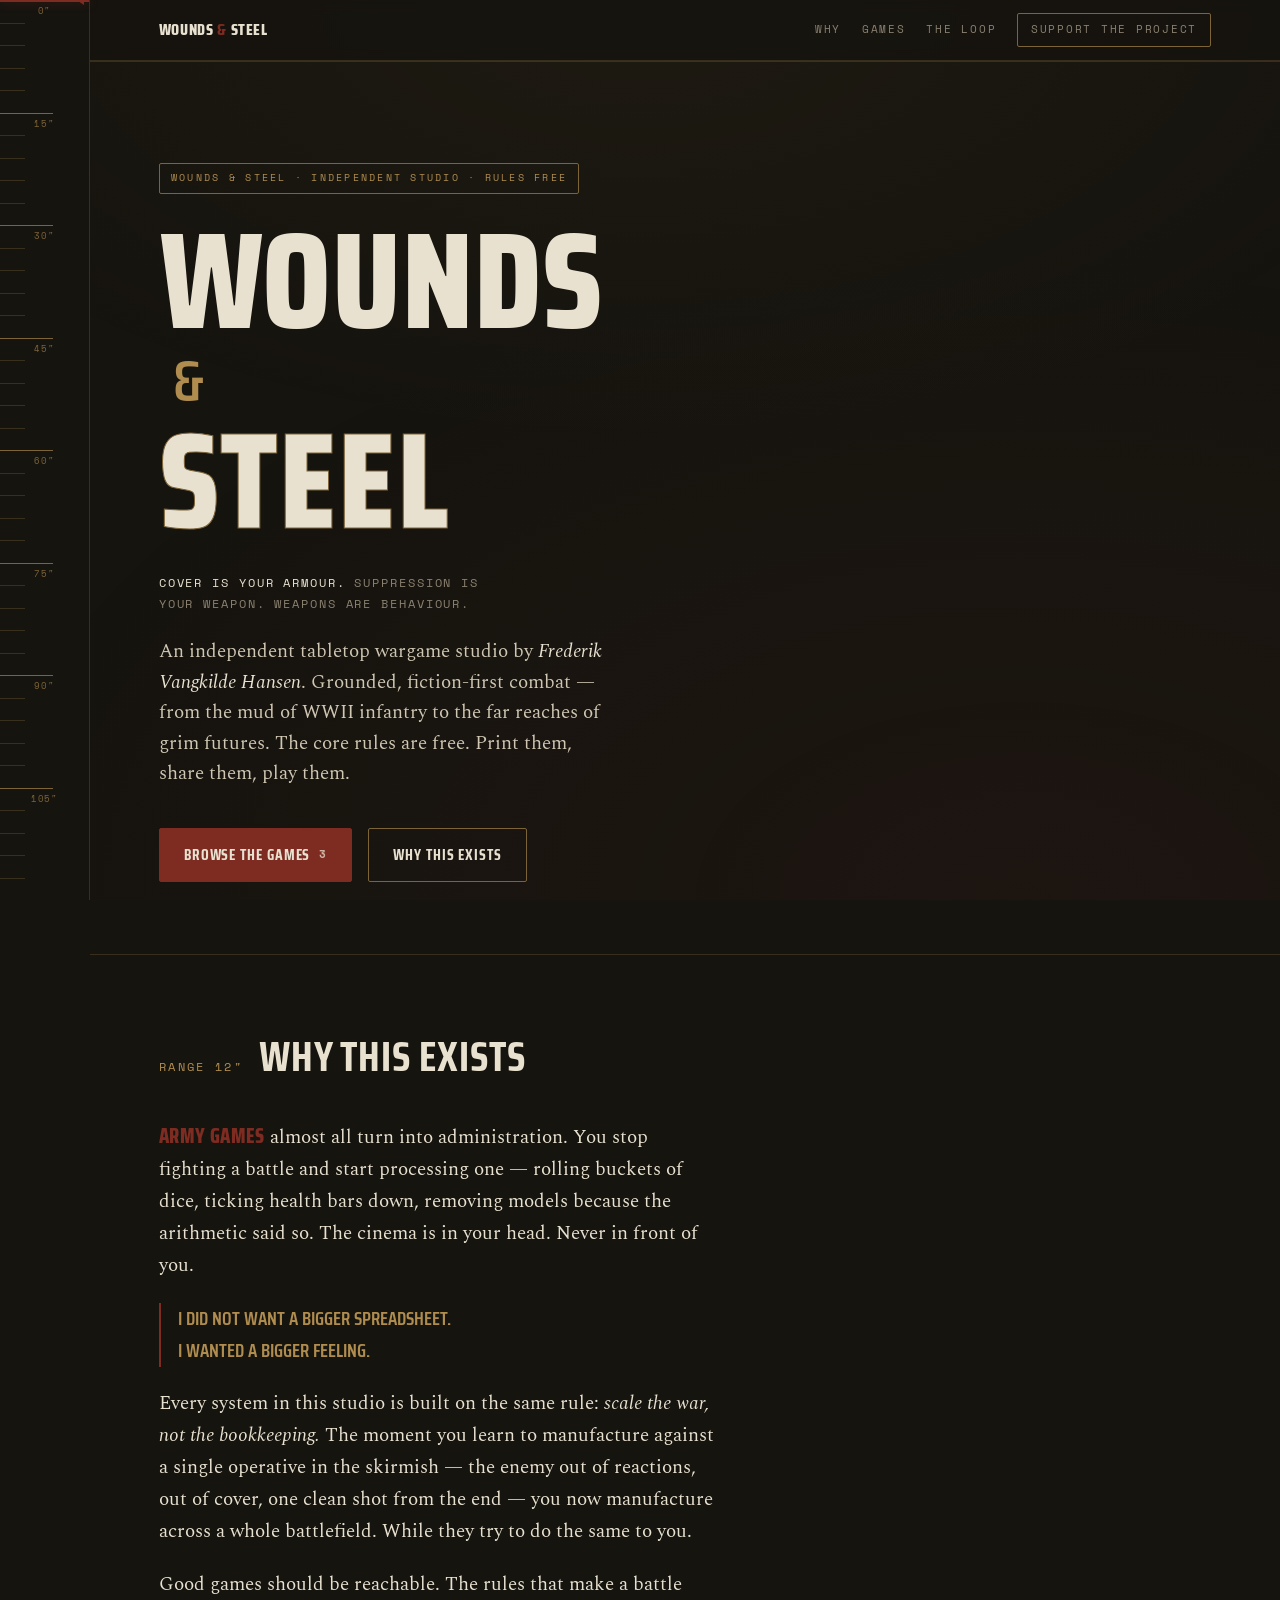
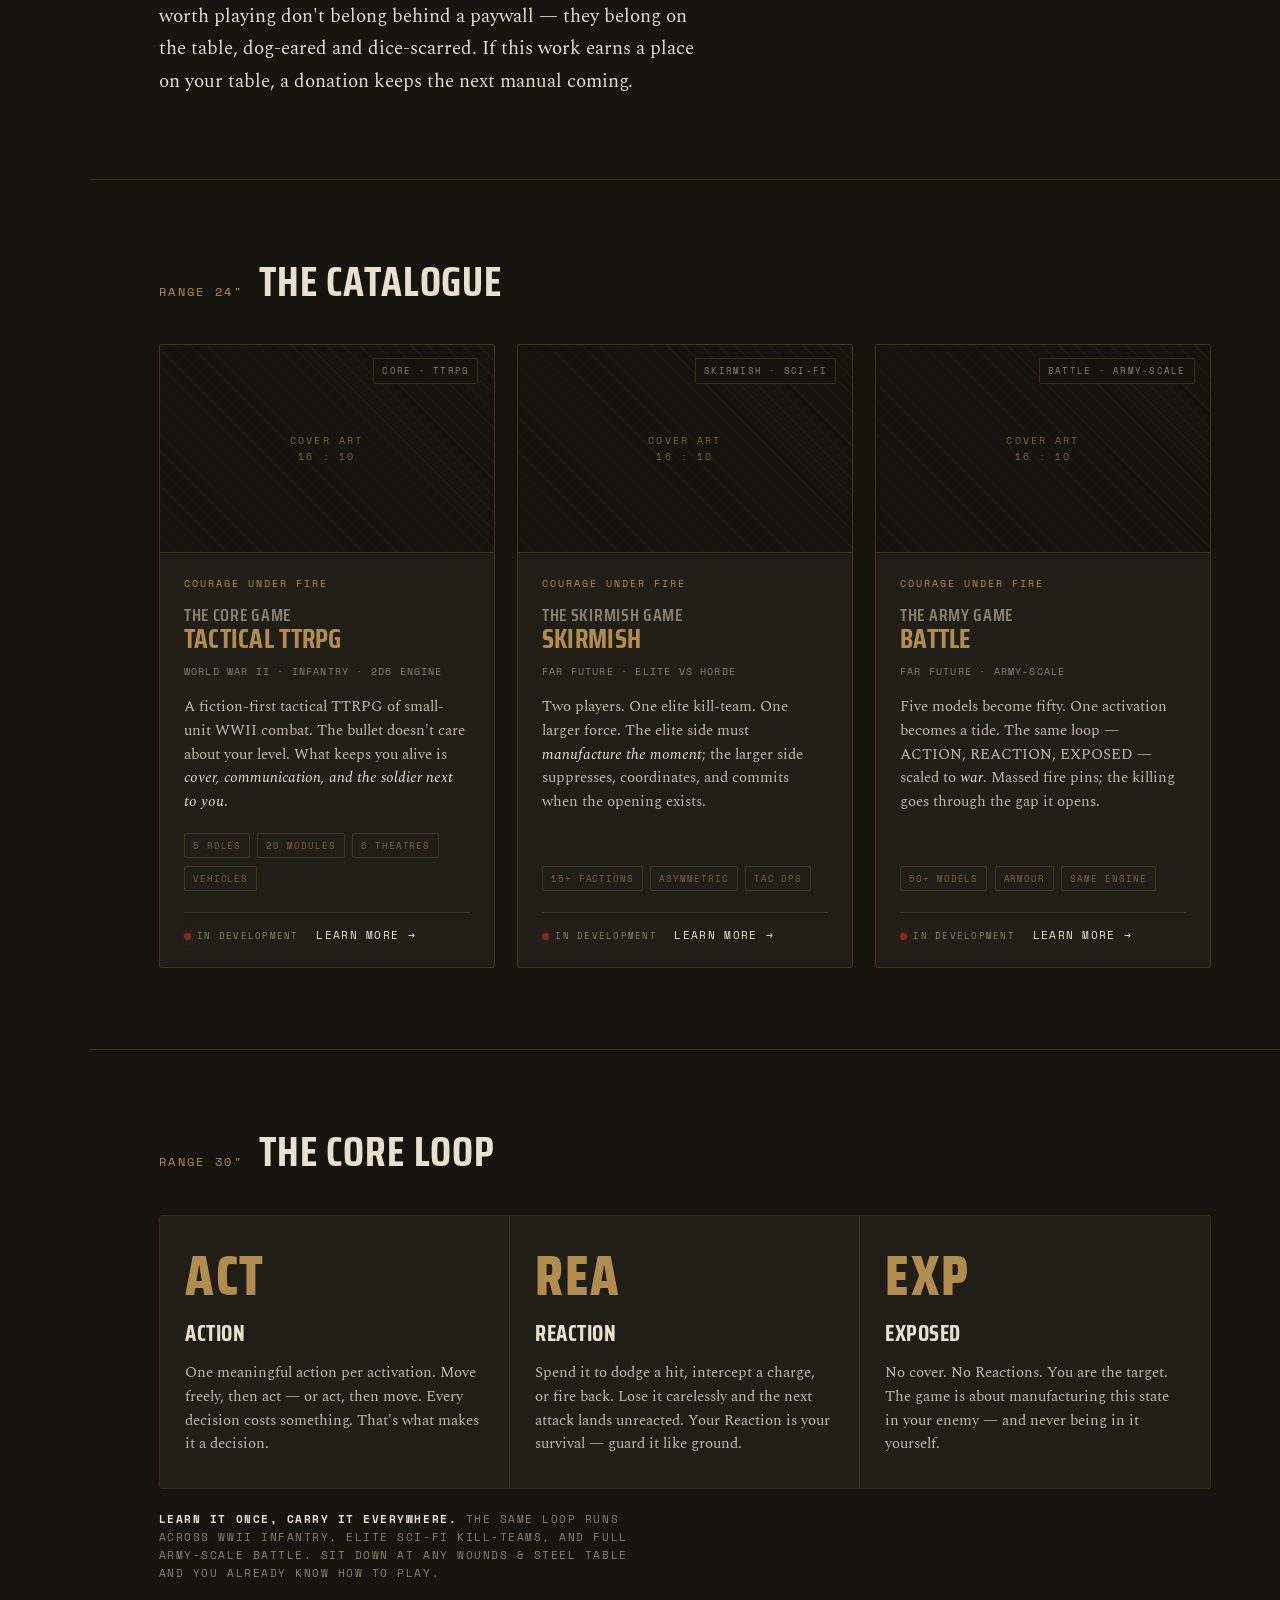
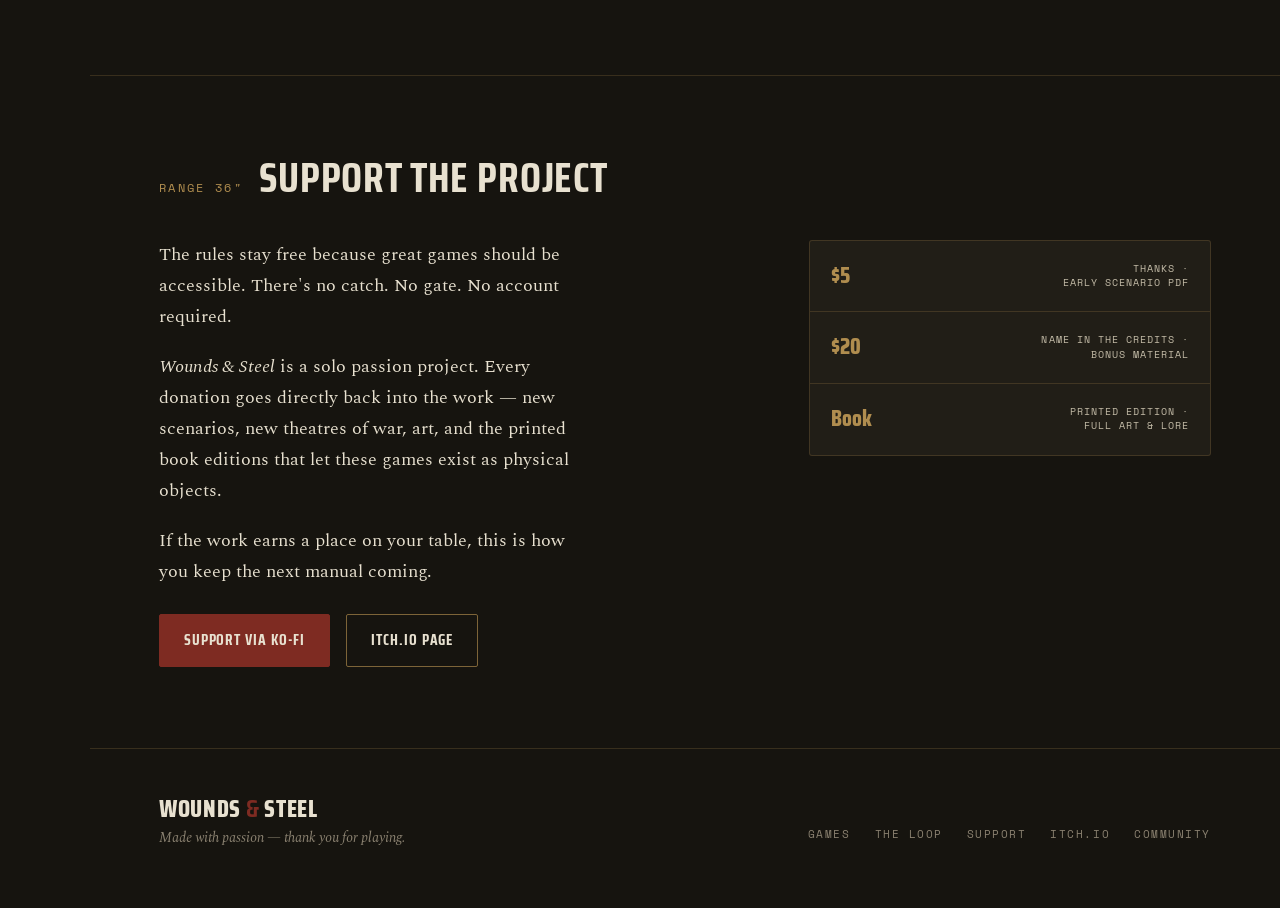
<file: index.html>
<!DOCTYPE html>
<html lang="en">
<head>
<meta charset="UTF-8">
<meta name="viewport" content="width=device-width, initial-scale=1.0">
<title>Wounds &amp; Steel — Tabletop wargames by Frederik Vangkilde Hansen</title>
<meta name="description" content="Wounds &amp; Steel is an independent tabletop wargame studio. Grounded, fiction-first combat from WWII infantry to far-future battlefields. Core rules free to download, print, and play.">
<link rel="preconnect" href="https://fonts.googleapis.com">
<link rel="preconnect" href="https://fonts.gstatic.com" crossorigin>
<link href="https://fonts.googleapis.com/css2?family=Saira+Condensed:wght@500;600;700;800&family=Spectral:ital,wght@0,400;0,500;1,400&family=Space+Mono:wght@400;700&display=swap" rel="stylesheet">
<link rel="stylesheet" href="styles.css">
</head>
<body>

<!-- SIGNATURE: range ruler — the whole site is measured in inches -->
<div class="ruler" aria-hidden="true">
  <div class="ruler__ticks" id="ticks"></div>
  <div class="ruler__marker" id="marker" style="top:0"></div>
</div>

<header class="bar">
  <div class="bar__in">
    <a href="index.html" class="brand">Wounds <b>&amp;</b> Steel</a>
    <nav class="links" aria-label="Primary">
      <a href="#why" class="hide-sm">Why</a>
      <a href="#games">Games</a>
      <a href="#loop" class="hide-sm">The loop</a>
      <a href="#support" class="support-btn">Support the project</a>
    </nav>
  </div>
</header>

<main class="shell">

  <!-- HERO -->
  <section class="hero" id="top">
    <div class="wrap">
      <span class="stamp reveal">Wounds &amp; Steel · Independent Studio · Rules free</span>
      <h1 class="reveal">
        Wounds
        <span class="amp">&amp;</span>
        <span class="steel">Steel</span>
      </h1>
      <p class="tagline reveal">
        <span>Cover is your armour.</span>
        Suppression is your weapon.
        Weapons are behaviour.
      </p>
      <p class="hero__lede reveal">
        An independent tabletop wargame studio by <em>Frederik Vangkilde Hansen</em>.
        Grounded, fiction-first combat — from the mud of WWII infantry to the far reaches
        of grim futures. The core rules are free. Print them, share them, play them.
      </p>
      <div class="hero__cta reveal">
        <a href="#games" class="btn btn--solid">Browse the games <span class="tick">3</span></a>
        <a href="#why" class="btn btn--ghost">Why this exists</a>
      </div>
    </div>
  </section>

  <!-- WHY -->
  <section id="why">
    <div class="wrap">
      <div class="sec-head reveal">
        <span class="idx">RANGE 12″</span>
        <h2>Why this exists</h2>
      </div>
      <div class="creed">
        <p class="reveal">
          <span class="drop">Army games</span> almost all turn into administration.
          You stop fighting a battle and start processing one — rolling buckets of dice,
          ticking health bars down, removing models because the arithmetic said so.
          The cinema is in your head. Never in front of you.
        </p>
        <p class="pull reveal">I did not want a bigger spreadsheet.<br>I wanted a bigger feeling.</p>
        <p class="reveal">
          Every system in this studio is built on the same rule: <em>scale the war, not the bookkeeping.</em>
          The moment you learn to manufacture against a single operative in the skirmish —
          the enemy out of reactions, out of cover, one clean shot from the end —
          you now manufacture across a whole battlefield. While they try to do the same to you.
        </p>
        <p class="reveal">
          Good games should be reachable. The rules that make a battle worth playing don't belong
          behind a paywall — they belong on the table, dog-eared and dice-scarred.
          If this work earns a place on your table, a donation keeps the next manual coming.
        </p>
      </div>
    </div>
  </section>

  <!-- GAMES -->
  <section id="games">
    <div class="wrap">
      <div class="sec-head reveal">
        <span class="idx">RANGE 24″</span>
        <h2>The catalogue</h2>
      </div>
      <div class="games">

        <!-- ===== GAME 1 ===== -->
        <article class="game reveal">
          <div class="game__cover">
            <!-- When you have art: replace the placeholder div with
                 <img src="assets/covers/courage-under-fire.jpg" alt="Courage Under Fire cover"> -->
            <span class="placeholder">Cover art<br>16 : 10</span>
            <span class="game__badge">Core · TTRPG</span>
          </div>
          <div class="game__body">
            <div class="game__sig">Courage Under Fire</div>
            <h3>The core game</h3>
            <div class="sub">Tactical TTRPG</div>
            <div class="era">World War II · Infantry · 2d6 engine</div>
            <p>A fiction-first tactical TTRPG of small-unit WWII combat. The bullet doesn't care
            about your level. What keeps you alive is <em>cover, communication, and the soldier
            next to you</em>.</p>
            <div class="game__tags">
              <span class="tag">5 Roles</span>
              <span class="tag">20 modules</span>
              <span class="tag">6 theatres</span>
              <span class="tag">Vehicles</span>
            </div>
            <div class="game__foot">
              <span class="status status--dev">In development</span>
              <a href="games/courage-under-fire.html">Learn more →</a>
            </div>
          </div>
        </article>

        <!-- ===== GAME 2 ===== -->
        <article class="game reveal">
          <div class="game__cover">
            <span class="placeholder">Cover art<br>16 : 10</span>
            <span class="game__badge">Skirmish · Sci-fi</span>
          </div>
          <div class="game__body">
            <div class="game__sig">Courage Under Fire</div>
            <h3>The skirmish game</h3>
            <div class="sub">Skirmish</div>
            <div class="era">Far future · Elite vs horde</div>
            <p>Two players. One elite kill-team. One larger force. The elite side must
            <em>manufacture the moment</em>; the larger side suppresses, coordinates, and commits
            when the opening exists.</p>
            <div class="game__tags">
              <span class="tag">15+ Factions</span>
              <span class="tag">Asymmetric</span>
              <span class="tag">Tac Ops</span>
            </div>
            <div class="game__foot">
              <span class="status status--dev">In development</span>
              <a href="games/skirmish.html">Learn more →</a>
            </div>
          </div>
        </article>

        <!-- ===== GAME 3 ===== -->
        <article class="game reveal">
          <div class="game__cover">
            <span class="placeholder">Cover art<br>16 : 10</span>
            <span class="game__badge">Battle · Army-scale</span>
          </div>
          <div class="game__body">
            <div class="game__sig">Courage Under Fire</div>
            <h3>The army game</h3>
            <div class="sub">Battle</div>
            <div class="era">Far future · Army-scale</div>
            <p>Five models become fifty. One activation becomes a tide. The same loop —
            ACTION, REACTION, EXPOSED — scaled to <em>war</em>. Massed fire pins; the killing goes
            through the gap it opens.</p>
            <div class="game__tags">
              <span class="tag">50+ models</span>
              <span class="tag">Armour</span>
              <span class="tag">Same engine</span>
            </div>
            <div class="game__foot">
              <span class="status status--dev">In development</span>
              <a href="games/battle.html">Learn more →</a>
            </div>
          </div>
        </article>

      </div>
    </div>
  </section>

  <!-- THE LOOP -->
  <section id="loop">
    <div class="wrap">
      <div class="sec-head reveal">
        <span class="idx">RANGE 30″</span>
        <h2>The core loop</h2>
      </div>
      <div class="loop reveal">
        <div class="loop__item">
          <span class="loop__glyph">ACT</span>
          <h3>Action</h3>
          <p>One meaningful action per activation. Move freely, then act — or act, then move.
          Every decision costs something. That's what makes it a decision.</p>
        </div>
        <div class="loop__item">
          <span class="loop__glyph">REA</span>
          <h3>Reaction</h3>
          <p>Spend it to dodge a hit, intercept a charge, or fire back.
          Lose it carelessly and the next attack lands unreacted.
          Your Reaction is your survival — guard it like ground.</p>
        </div>
        <div class="loop__item">
          <span class="loop__glyph">EXP</span>
          <h3>Exposed</h3>
          <p>No cover. No Reactions. You are the target.
          The game is about manufacturing this state in your enemy —
          and never being in it yourself.</p>
        </div>
      </div>
      <p class="loop__caption reveal">
        <strong>Learn it once, carry it everywhere.</strong>
        The same loop runs across WWII infantry, elite sci-fi kill-teams, and full army-scale battle.
        Sit down at any Wounds &amp; Steel table and you already know how to play.
      </p>
    </div>
  </section>

  <!-- SUPPORT -->
  <section id="support">
    <div class="wrap">
      <div class="sec-head reveal">
        <span class="idx">RANGE 36″</span>
        <h2>Support the project</h2>
      </div>
      <div class="support">
        <div class="support__copy reveal">
          <p>The rules stay free because great games should be accessible.
          There's no catch. No gate. No account required.</p>
          <p><em>Wounds &amp; Steel</em> is a solo passion project. Every donation goes
          directly back into the work — new scenarios, new theatres of war, art, and the
          printed book editions that let these games exist as physical objects.</p>
          <p>If the work earns a place on your table, this is how you keep the next manual coming.</p>
          <div class="support__cta">
            <a href="#" class="btn btn--solid">Support via Ko-fi</a>
            <a href="#" class="btn btn--ghost">itch.io page</a>
          </div>
        </div>
        <div class="tiers reveal" aria-label="Suggested support tiers">
          <div class="tier"><span class="amt">$5</span><span class="lbl">Thanks ·<br>Early scenario PDF</span></div>
          <div class="tier"><span class="amt">$20</span><span class="lbl">Name in the credits ·<br>Bonus material</span></div>
          <div class="tier"><span class="amt">Book</span><span class="lbl">Printed edition ·<br>Full art &amp; lore</span></div>
        </div>
      </div>
    </div>
  </section>

</main>

<footer>
  <div class="foot__in">
    <div class="foot__brand">
      Wounds <b>&amp;</b> Steel
      <span>Made with passion — thank you for playing.</span>
    </div>
    <nav class="foot__links" aria-label="Footer">
      <a href="#games">Games</a>
      <a href="#loop">The loop</a>
      <a href="#support">Support</a>
      <a href="#">itch.io</a>
      <a href="#">Community</a>
    </nav>
  </div>
</footer>

<script src="site.js"></script>
</body>
</html>
</file>
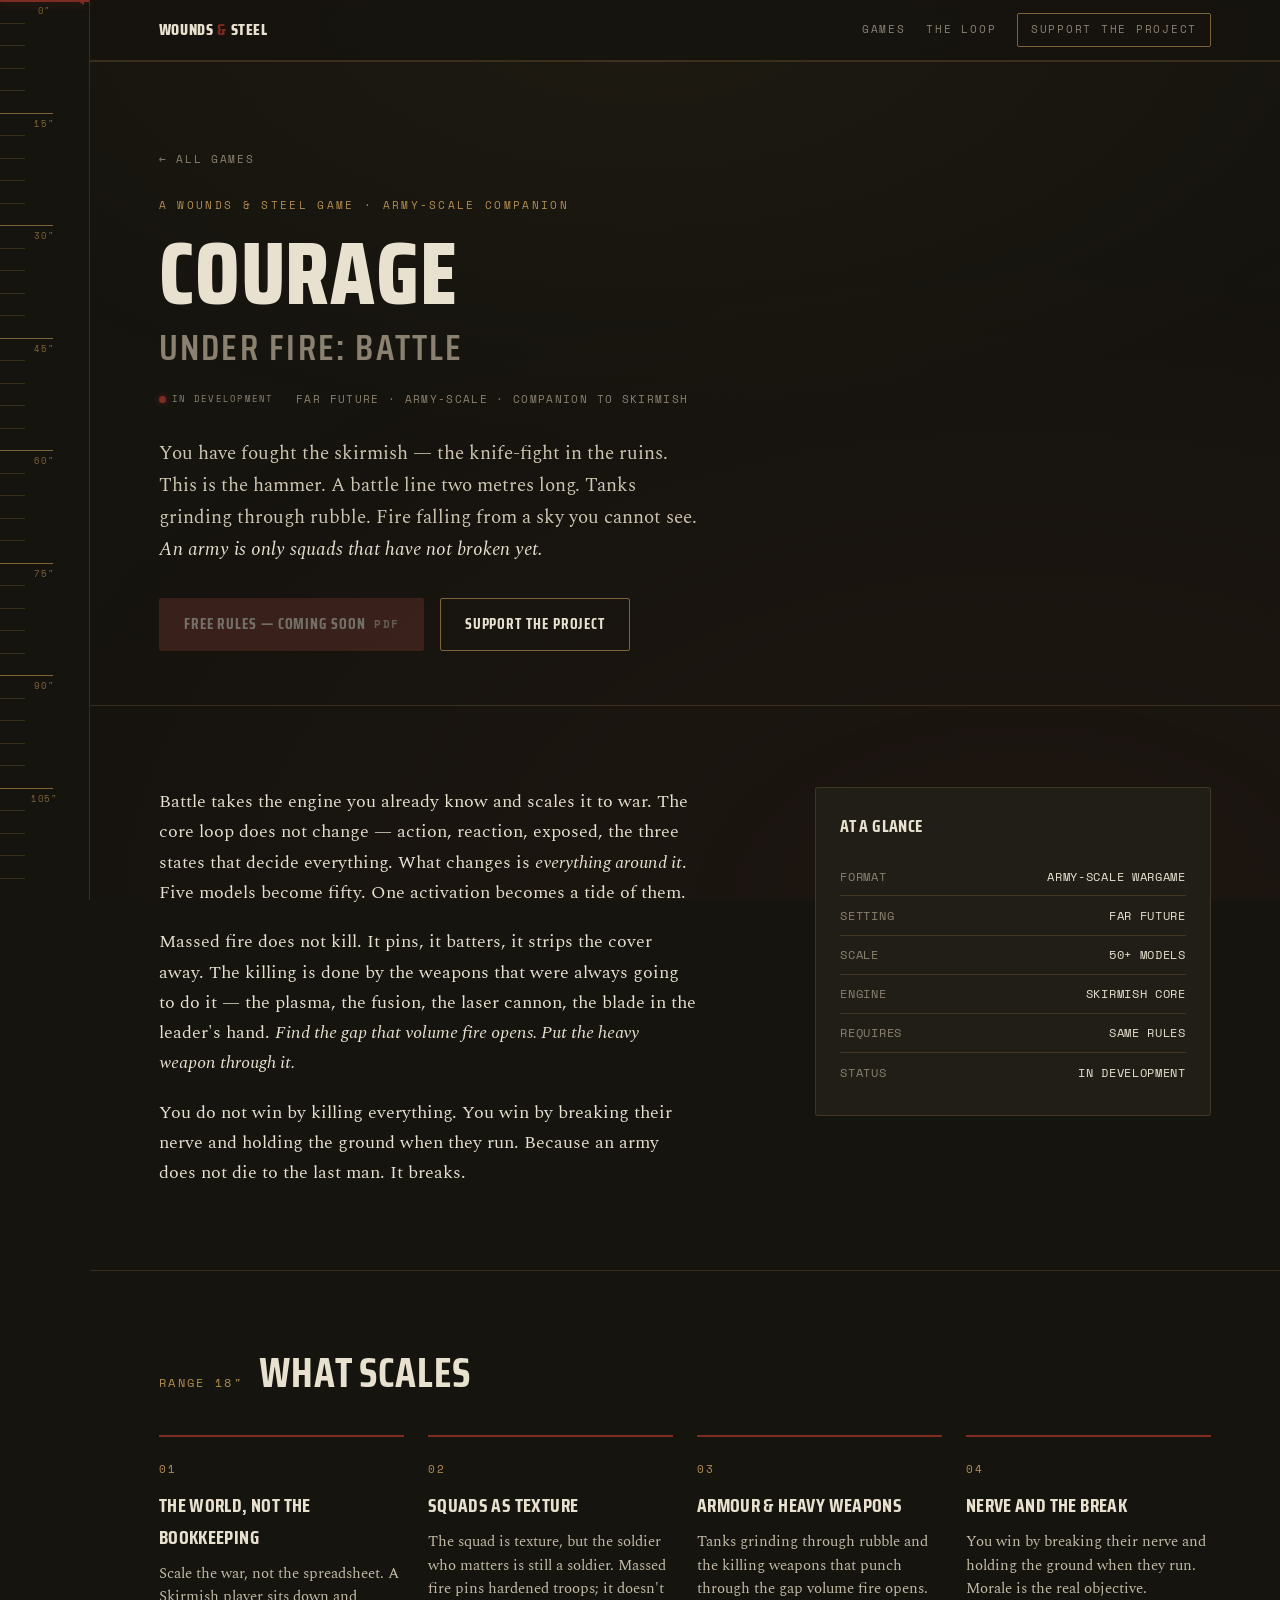
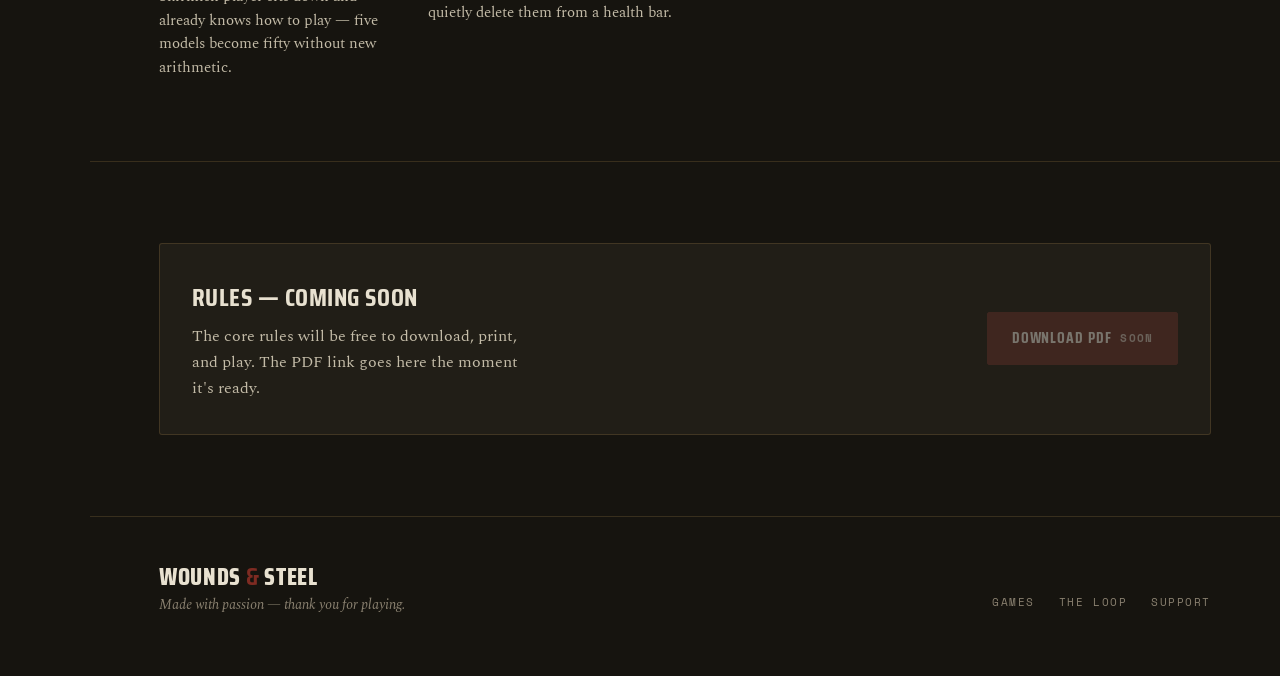
<file: games/battle.html>
<!DOCTYPE html>
<html lang="en">
<head>
<meta charset="UTF-8">
<meta name="viewport" content="width=device-width, initial-scale=1.0">
<title>Courage Under Fire: Battle — Wounds &amp; Steel</title>
<meta name="description" content="Courage Under Fire: Battle — army-scale warfare in the far reaches. The companion to Skirmish, on the same engine. A Wounds &amp; Steel game. Core rules free.">
<link rel="preconnect" href="https://fonts.googleapis.com">
<link rel="preconnect" href="https://fonts.gstatic.com" crossorigin>
<link href="https://fonts.googleapis.com/css2?family=Saira+Condensed:wght@500;600;700;800&family=Spectral:ital,wght@0,400;0,500;1,400&family=Space+Mono:wght@400;700&display=swap" rel="stylesheet">
<link rel="stylesheet" href="../styles.css">
</head>
<body>

<div class="ruler" aria-hidden="true">
  <div class="ruler__ticks" id="ticks"></div>
  <div class="ruler__marker" id="marker" style="top:0"></div>
</div>

<header class="bar">
  <div class="bar__in">
    <a href="../index.html" class="brand">Wounds <b>&amp;</b> Steel</a>
    <nav class="links" aria-label="Primary">
      <a href="../index.html#games" class="hide-sm">Games</a>
      <a href="../index.html#loop" class="hide-sm">The loop</a>
      <a href="../index.html#support" class="support-btn">Support the project</a>
    </nav>
  </div>
</header>

<main class="shell">

  <section class="ghero">
    <div class="wrap">
      <a href="../index.html#games" class="back reveal">← All games</a>
      <div class="ghero__kicker reveal">A Wounds &amp; Steel game · Army-scale companion</div>
      <h1 class="reveal">
        Courage
        <span class="sub">Under Fire: Battle</span>
      </h1>
      <div class="ghero__meta reveal">
        <span class="status status--dev">In development</span>
        <span class="ghero__era">Far future · Army-scale · Companion to Skirmish</span>
      </div>
      <p class="ghero__lede reveal">
        You have fought the skirmish — the knife-fight in the ruins. This is the hammer.
        A battle line two metres long. Tanks grinding through rubble. Fire falling from a sky
        you cannot see. <em>An army is only squads that have not broken yet.</em>
      </p>
      <div class="ghero__cta reveal">
        <a class="btn btn--solid" aria-disabled="true" href="#">Free rules — coming soon <span class="tick">PDF</span></a>
        <a class="btn btn--ghost" href="../index.html#support">Support the project</a>
      </div>
    </div>
  </section>

  <section>
    <div class="wrap">
      <div class="split">
        <div class="prose reveal">
          <p>Battle takes the engine you already know and scales it to war. The core loop does not
          change — action, reaction, exposed, the three states that decide everything. What changes
          is <em>everything around it</em>. Five models become fifty. One activation becomes a tide
          of them.</p>
          <p>Massed fire does not kill. It pins, it batters, it strips the cover away. The killing is
          done by the weapons that were always going to do it — the plasma, the fusion, the laser
          cannon, the blade in the leader's hand. <em>Find the gap that volume fire opens. Put the
          heavy weapon through it.</em></p>
          <p>You do not win by killing everything. You win by breaking their nerve and holding the
          ground when they run. Because an army does not die to the last man. It breaks.</p>
        </div>
        <aside class="aside reveal">
          <h4>At a glance</h4>
          <div class="spec"><span class="k">Format</span><span class="v">Army-scale wargame</span></div>
          <div class="spec"><span class="k">Setting</span><span class="v">Far future</span></div>
          <div class="spec"><span class="k">Scale</span><span class="v">50+ models</span></div>
          <div class="spec"><span class="k">Engine</span><span class="v">Skirmish core</span></div>
          <div class="spec"><span class="k">Requires</span><span class="v">Same rules</span></div>
          <div class="spec"><span class="k">Status</span><span class="v">In development</span></div>
        </aside>
      </div>
    </div>
  </section>

  <section>
    <div class="wrap">
      <div class="sec-head reveal">
        <span class="idx">RANGE 18″</span>
        <h2>What scales</h2>
      </div>
      <div class="feat">
        <div class="feat__item reveal">
          <span class="num">01</span>
          <h4>The world, not the bookkeeping</h4>
          <p>Scale the war, not the spreadsheet. A Skirmish player sits down and already knows
          how to play — five models become fifty without new arithmetic.</p>
        </div>
        <div class="feat__item reveal">
          <span class="num">02</span>
          <h4>Squads as texture</h4>
          <p>The squad is texture, but the soldier who matters is still a soldier. Massed fire
          pins hardened troops; it doesn't quietly delete them from a health bar.</p>
        </div>
        <div class="feat__item reveal">
          <span class="num">03</span>
          <h4>Armour &amp; heavy weapons</h4>
          <p>Tanks grinding through rubble and the killing weapons that punch through the gap
          volume fire opens.</p>
        </div>
        <div class="feat__item reveal">
          <span class="num">04</span>
          <h4>Nerve and the break</h4>
          <p>You win by breaking their nerve and holding the ground when they run. Morale is the
          real objective.</p>
        </div>
      </div>
    </div>
  </section>

  <section>
    <div class="wrap">
      <div class="dlband reveal">
        <div>
          <h3>Rules — coming soon</h3>
          <p>The core rules will be free to download, print, and play. The PDF link goes here
          the moment it's ready.</p>
        </div>
        <a class="btn btn--solid" aria-disabled="true" href="#">Download PDF <span class="tick">SOON</span></a>
      </div>
    </div>
  </section>

</main>

<footer>
  <div class="foot__in">
    <div class="foot__brand">
      Wounds <b>&amp;</b> Steel
      <span>Made with passion — thank you for playing.</span>
    </div>
    <nav class="foot__links" aria-label="Footer">
      <a href="../index.html#games">Games</a>
      <a href="../index.html#loop">The loop</a>
      <a href="../index.html#support">Support</a>
    </nav>
  </div>
</footer>

<script src="../site.js"></script>
</body>
</html>
</file>
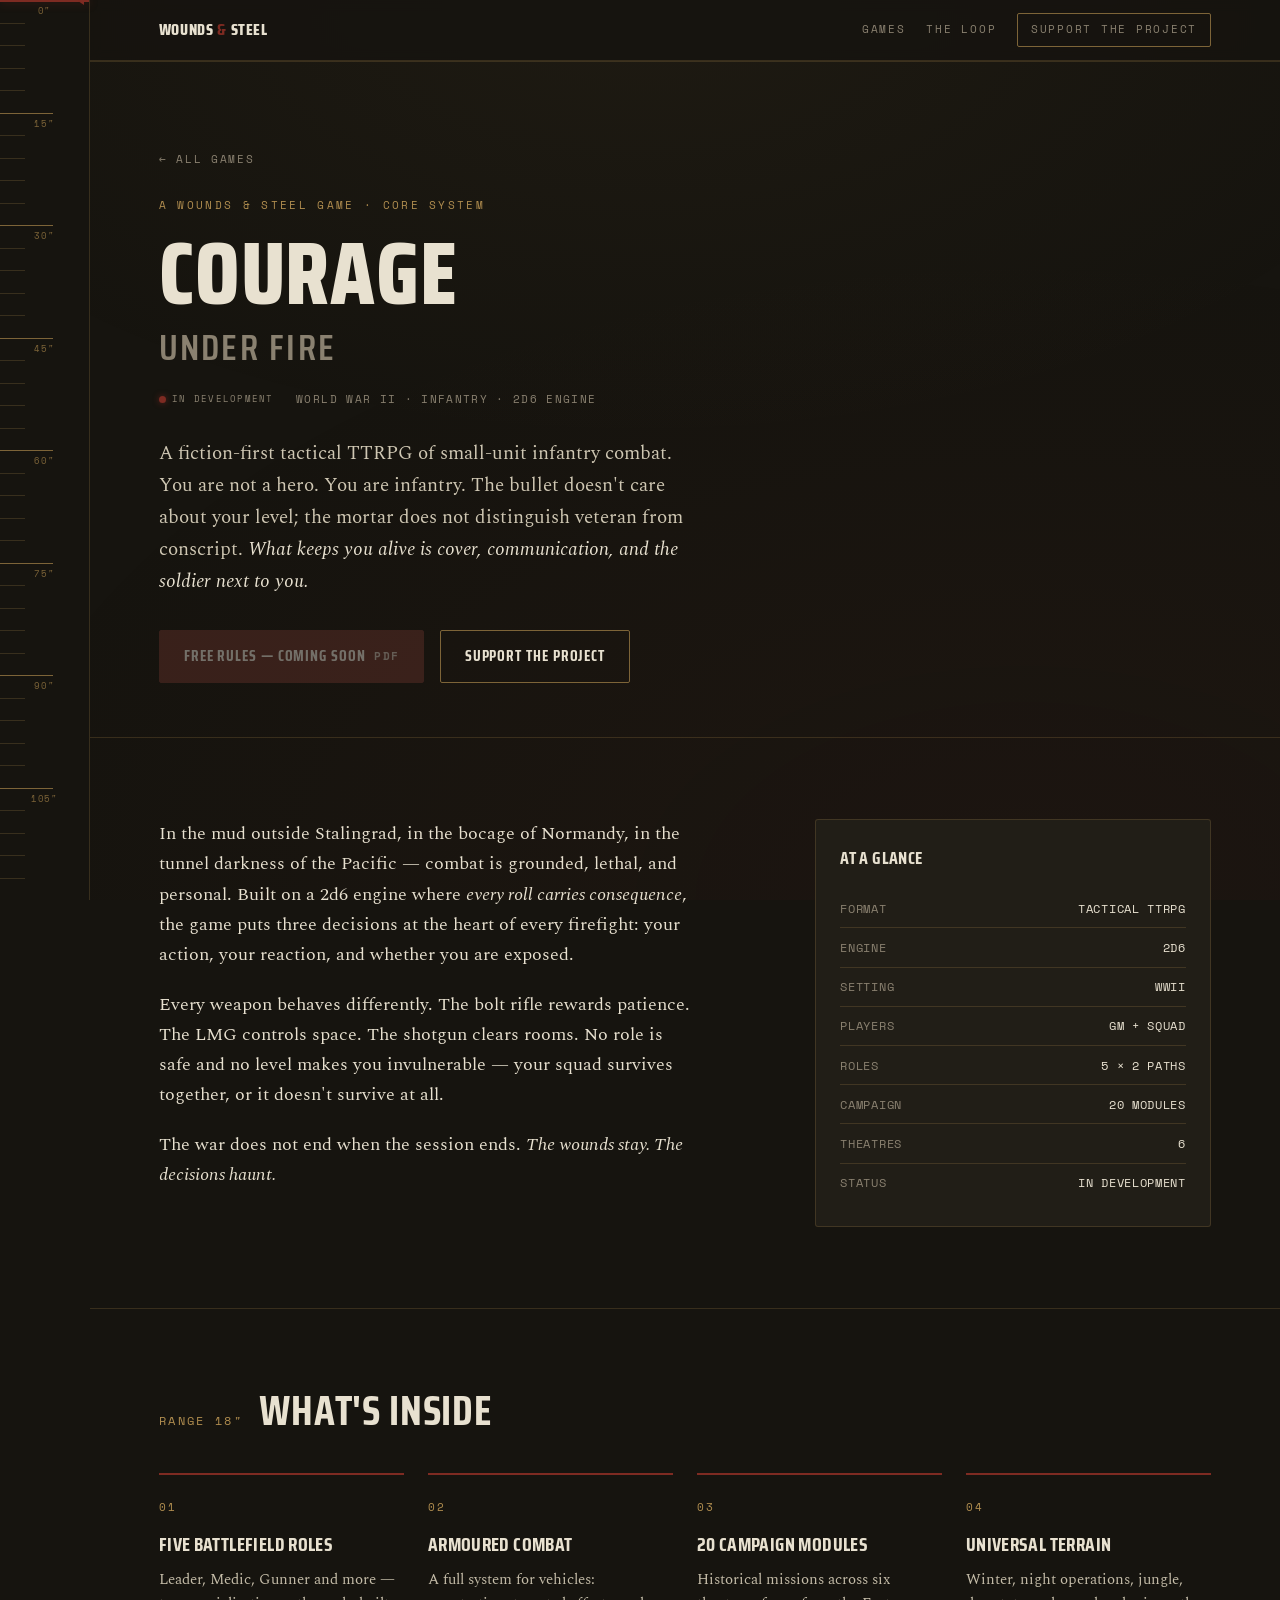
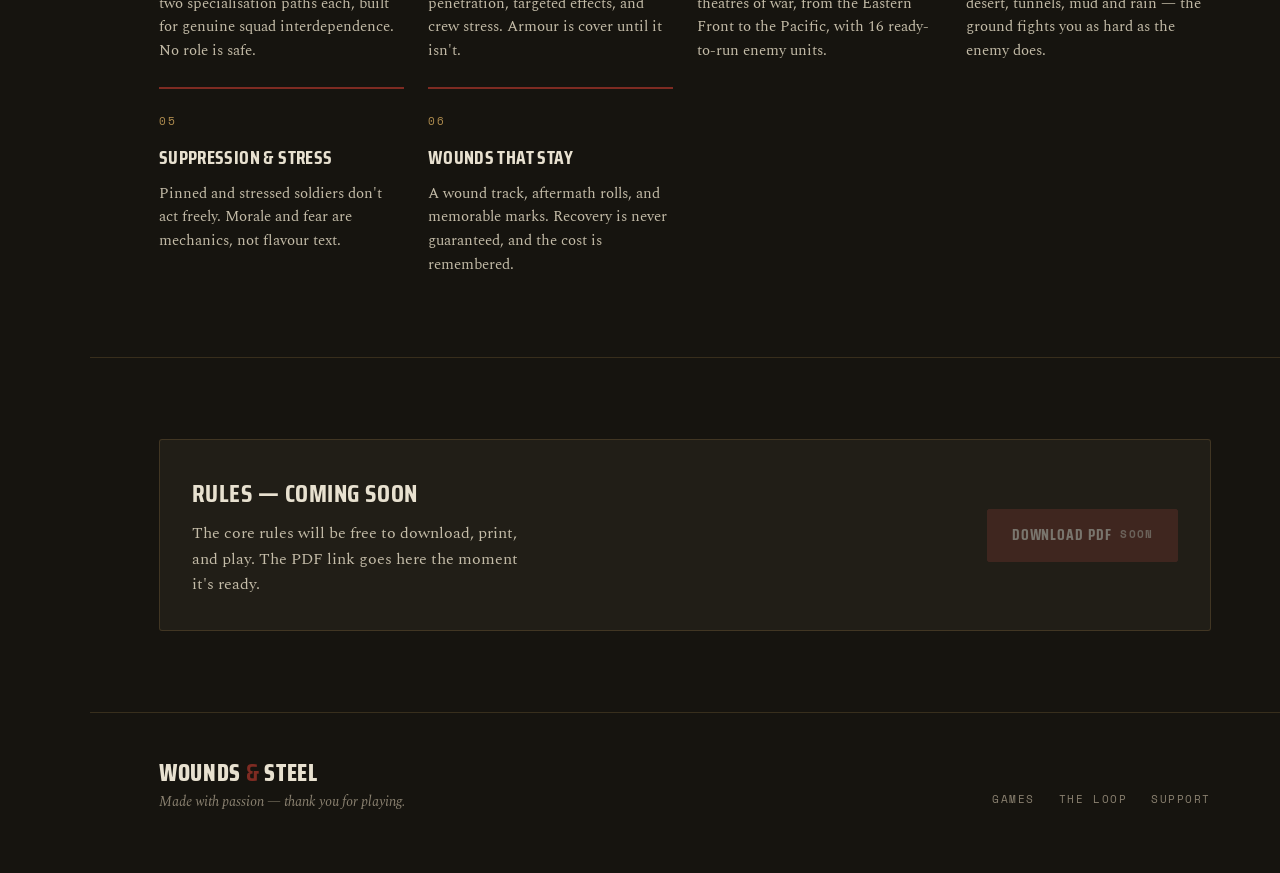
<file: games/courage-under-fire.html>
<!DOCTYPE html>
<html lang="en">
<head>
<meta charset="UTF-8">
<meta name="viewport" content="width=device-width, initial-scale=1.0">
<title>Courage Under Fire — Wounds &amp; Steel</title>
<meta name="description" content="Courage Under Fire — a fiction-first tactical TTRPG of WWII small-unit infantry combat. A Wounds &amp; Steel game. Core rules free.">
<link rel="preconnect" href="https://fonts.googleapis.com">
<link rel="preconnect" href="https://fonts.gstatic.com" crossorigin>
<link href="https://fonts.googleapis.com/css2?family=Saira+Condensed:wght@500;600;700;800&family=Spectral:ital,wght@0,400;0,500;1,400&family=Space+Mono:wght@400;700&display=swap" rel="stylesheet">
<link rel="stylesheet" href="../styles.css">
</head>
<body>

<div class="ruler" aria-hidden="true">
  <div class="ruler__ticks" id="ticks"></div>
  <div class="ruler__marker" id="marker" style="top:0"></div>
</div>

<header class="bar">
  <div class="bar__in">
    <a href="../index.html" class="brand">Wounds <b>&amp;</b> Steel</a>
    <nav class="links" aria-label="Primary">
      <a href="../index.html#games" class="hide-sm">Games</a>
      <a href="../index.html#loop" class="hide-sm">The loop</a>
      <a href="../index.html#support" class="support-btn">Support the project</a>
    </nav>
  </div>
</header>

<main class="shell">

  <!-- HERO -->
  <section class="ghero">
    <div class="wrap">
      <a href="../index.html#games" class="back reveal">← All games</a>
      <div class="ghero__kicker reveal">A Wounds &amp; Steel game · Core system</div>
      <h1 class="reveal">
        Courage
        <span class="sub">Under Fire</span>
      </h1>
      <div class="ghero__meta reveal">
        <span class="status status--dev">In development</span>
        <span class="ghero__era">World War II · Infantry · 2d6 engine</span>
      </div>
      <p class="ghero__lede reveal">
        A fiction-first tactical TTRPG of small-unit infantry combat. You are not a hero.
        You are infantry. The bullet doesn't care about your level; the mortar does not
        distinguish veteran from conscript. <em>What keeps you alive is cover, communication,
        and the soldier next to you.</em>
      </p>
      <div class="ghero__cta reveal">
        <a class="btn btn--solid" aria-disabled="true" href="#">Free rules — coming soon <span class="tick">PDF</span></a>
        <a class="btn btn--ghost" href="../index.html#support">Support the project</a>
      </div>
    </div>
  </section>

  <!-- INTRO + SPECS -->
  <section>
    <div class="wrap">
      <div class="split">
        <div class="prose reveal">
          <p>In the mud outside Stalingrad, in the bocage of Normandy, in the tunnel darkness
          of the Pacific — combat is grounded, lethal, and personal. Built on a 2d6 engine where
          <em>every roll carries consequence</em>, the game puts three decisions at the heart of
          every firefight: your action, your reaction, and whether you are exposed.</p>
          <p>Every weapon behaves differently. The bolt rifle rewards patience. The LMG controls
          space. The shotgun clears rooms. No role is safe and no level makes you invulnerable —
          your squad survives together, or it doesn't survive at all.</p>
          <p>The war does not end when the session ends. <em>The wounds stay. The decisions haunt.</em></p>
        </div>
        <aside class="aside reveal">
          <h4>At a glance</h4>
          <div class="spec"><span class="k">Format</span><span class="v">Tactical TTRPG</span></div>
          <div class="spec"><span class="k">Engine</span><span class="v">2d6</span></div>
          <div class="spec"><span class="k">Setting</span><span class="v">WWII</span></div>
          <div class="spec"><span class="k">Players</span><span class="v">GM + squad</span></div>
          <div class="spec"><span class="k">Roles</span><span class="v">5 × 2 paths</span></div>
          <div class="spec"><span class="k">Campaign</span><span class="v">20 modules</span></div>
          <div class="spec"><span class="k">Theatres</span><span class="v">6</span></div>
          <div class="spec"><span class="k">Status</span><span class="v">In development</span></div>
        </aside>
      </div>
    </div>
  </section>

  <!-- WHAT'S INSIDE -->
  <section>
    <div class="wrap">
      <div class="sec-head reveal">
        <span class="idx">RANGE 18″</span>
        <h2>What's inside</h2>
      </div>
      <div class="feat">
        <div class="feat__item reveal">
          <span class="num">01</span>
          <h4>Five battlefield roles</h4>
          <p>Leader, Medic, Gunner and more — two specialisation paths each, built for genuine
          squad interdependence. No role is safe.</p>
        </div>
        <div class="feat__item reveal">
          <span class="num">02</span>
          <h4>Armoured combat</h4>
          <p>A full system for vehicles: penetration, targeted effects, and crew stress.
          Armour is cover until it isn't.</p>
        </div>
        <div class="feat__item reveal">
          <span class="num">03</span>
          <h4>20 campaign modules</h4>
          <p>Historical missions across six theatres of war, from the Eastern Front to the
          Pacific, with 16 ready-to-run enemy units.</p>
        </div>
        <div class="feat__item reveal">
          <span class="num">04</span>
          <h4>Universal terrain</h4>
          <p>Winter, night operations, jungle, desert, tunnels, mud and rain — the ground
          fights you as hard as the enemy does.</p>
        </div>
        <div class="feat__item reveal">
          <span class="num">05</span>
          <h4>Suppression &amp; stress</h4>
          <p>Pinned and stressed soldiers don't act freely. Morale and fear are mechanics,
          not flavour text.</p>
        </div>
        <div class="feat__item reveal">
          <span class="num">06</span>
          <h4>Wounds that stay</h4>
          <p>A wound track, aftermath rolls, and memorable marks. Recovery is never guaranteed,
          and the cost is remembered.</p>
        </div>
      </div>
    </div>
  </section>

  <!-- DOWNLOAD BAND -->
  <section>
    <div class="wrap">
      <div class="dlband reveal">
        <div>
          <h3>Rules — coming soon</h3>
          <p>The core rules will be free to download, print, and play. The PDF link goes here
          the moment it's ready.</p>
        </div>
        <a class="btn btn--solid" aria-disabled="true" href="#">Download PDF <span class="tick">SOON</span></a>
      </div>
    </div>
  </section>

</main>

<footer>
  <div class="foot__in">
    <div class="foot__brand">
      Wounds <b>&amp;</b> Steel
      <span>Made with passion — thank you for playing.</span>
    </div>
    <nav class="foot__links" aria-label="Footer">
      <a href="../index.html#games">Games</a>
      <a href="../index.html#loop">The loop</a>
      <a href="../index.html#support">Support</a>
    </nav>
  </div>
</footer>

<script src="../site.js"></script>
</body>
</html>
</file>
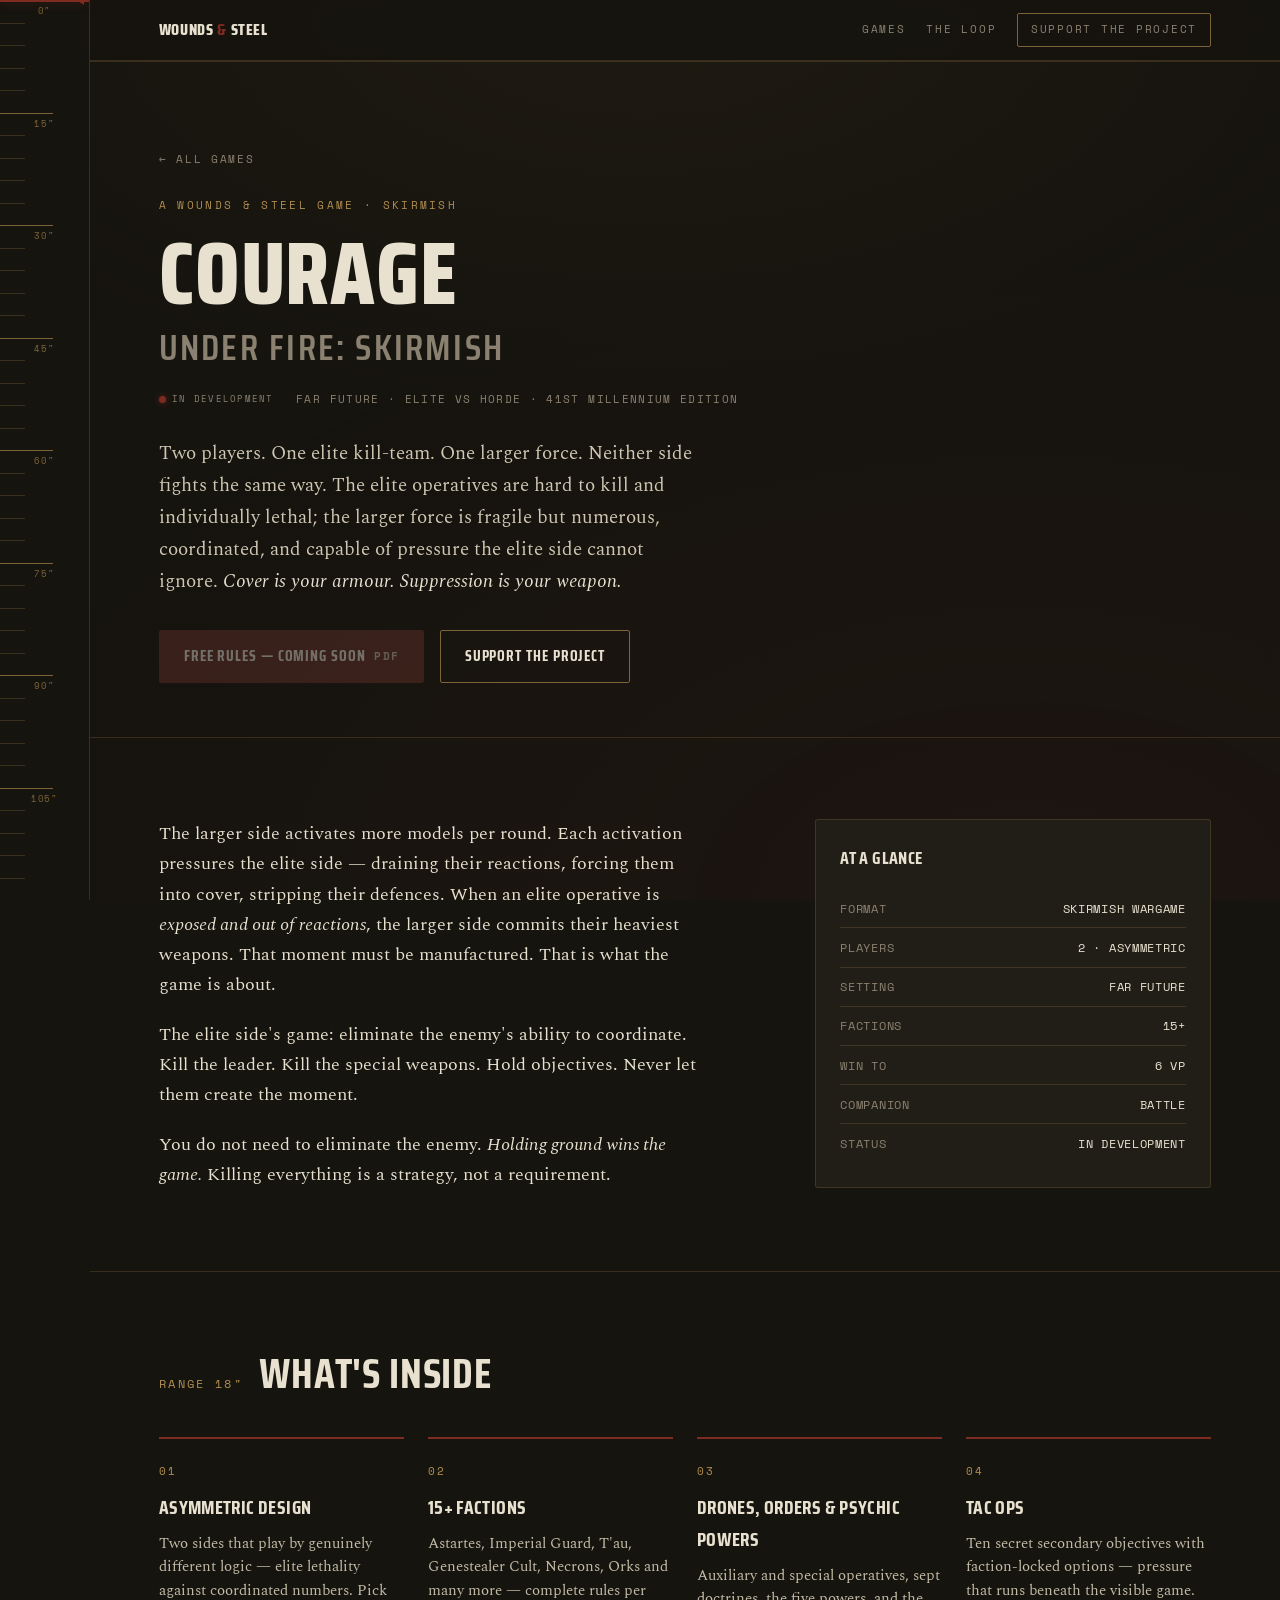
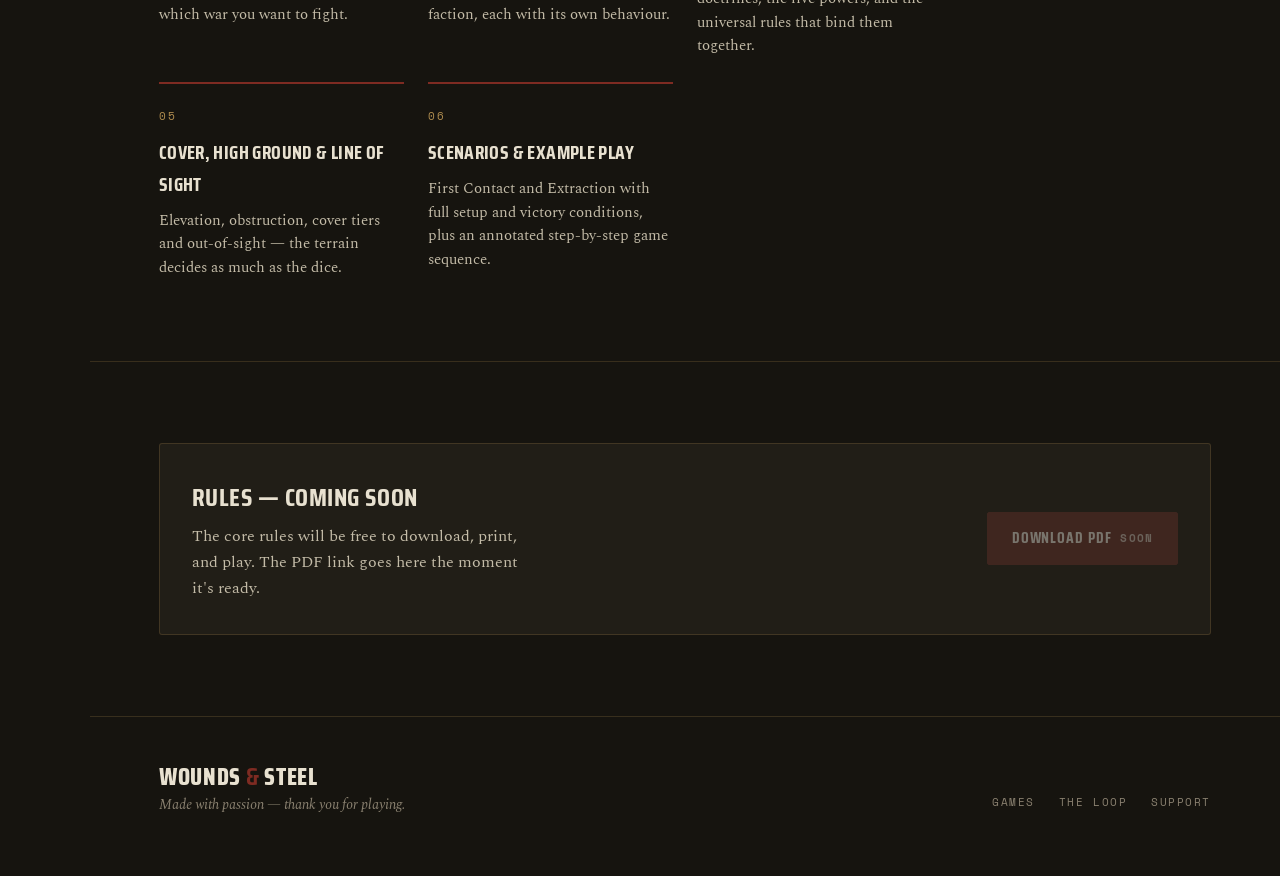
<file: games/skirmish.html>
<!DOCTYPE html>
<html lang="en">
<head>
<meta charset="UTF-8">
<meta name="viewport" content="width=device-width, initial-scale=1.0">
<title>Courage Under Fire: Skirmish — Wounds &amp; Steel</title>
<meta name="description" content="Courage Under Fire: Skirmish — asymmetric far-future skirmish wargame. Elite kill-team versus a larger force. A Wounds &amp; Steel game. Core rules free.">
<link rel="preconnect" href="https://fonts.googleapis.com">
<link rel="preconnect" href="https://fonts.gstatic.com" crossorigin>
<link href="https://fonts.googleapis.com/css2?family=Saira+Condensed:wght@500;600;700;800&family=Spectral:ital,wght@0,400;0,500;1,400&family=Space+Mono:wght@400;700&display=swap" rel="stylesheet">
<link rel="stylesheet" href="../styles.css">
</head>
<body>

<div class="ruler" aria-hidden="true">
  <div class="ruler__ticks" id="ticks"></div>
  <div class="ruler__marker" id="marker" style="top:0"></div>
</div>

<header class="bar">
  <div class="bar__in">
    <a href="../index.html" class="brand">Wounds <b>&amp;</b> Steel</a>
    <nav class="links" aria-label="Primary">
      <a href="../index.html#games" class="hide-sm">Games</a>
      <a href="../index.html#loop" class="hide-sm">The loop</a>
      <a href="../index.html#support" class="support-btn">Support the project</a>
    </nav>
  </div>
</header>

<main class="shell">

  <section class="ghero">
    <div class="wrap">
      <a href="../index.html#games" class="back reveal">← All games</a>
      <div class="ghero__kicker reveal">A Wounds &amp; Steel game · Skirmish</div>
      <h1 class="reveal">
        Courage
        <span class="sub">Under Fire: Skirmish</span>
      </h1>
      <div class="ghero__meta reveal">
        <span class="status status--dev">In development</span>
        <span class="ghero__era">Far future · Elite vs horde · 41st Millennium edition</span>
      </div>
      <p class="ghero__lede reveal">
        Two players. One elite kill-team. One larger force. Neither side fights the same way.
        The elite operatives are hard to kill and individually lethal; the larger force is
        fragile but numerous, coordinated, and capable of pressure the elite side cannot ignore.
        <em>Cover is your armour. Suppression is your weapon.</em>
      </p>
      <div class="ghero__cta reveal">
        <a class="btn btn--solid" aria-disabled="true" href="#">Free rules — coming soon <span class="tick">PDF</span></a>
        <a class="btn btn--ghost" href="../index.html#support">Support the project</a>
      </div>
    </div>
  </section>

  <section>
    <div class="wrap">
      <div class="split">
        <div class="prose reveal">
          <p>The larger side activates more models per round. Each activation pressures the elite
          side — draining their reactions, forcing them into cover, stripping their defences.
          When an elite operative is <em>exposed and out of reactions</em>, the larger side commits
          their heaviest weapons. That moment must be manufactured. That is what the game is about.</p>
          <p>The elite side's game: eliminate the enemy's ability to coordinate. Kill the leader.
          Kill the special weapons. Hold objectives. Never let them create the moment.</p>
          <p>You do not need to eliminate the enemy. <em>Holding ground wins the game.</em>
          Killing everything is a strategy, not a requirement.</p>
        </div>
        <aside class="aside reveal">
          <h4>At a glance</h4>
          <div class="spec"><span class="k">Format</span><span class="v">Skirmish wargame</span></div>
          <div class="spec"><span class="k">Players</span><span class="v">2 · asymmetric</span></div>
          <div class="spec"><span class="k">Setting</span><span class="v">Far future</span></div>
          <div class="spec"><span class="k">Factions</span><span class="v">15+</span></div>
          <div class="spec"><span class="k">Win to</span><span class="v">6 VP</span></div>
          <div class="spec"><span class="k">Companion</span><span class="v">Battle</span></div>
          <div class="spec"><span class="k">Status</span><span class="v">In development</span></div>
        </aside>
      </div>
    </div>
  </section>

  <section>
    <div class="wrap">
      <div class="sec-head reveal">
        <span class="idx">RANGE 18″</span>
        <h2>What's inside</h2>
      </div>
      <div class="feat">
        <div class="feat__item reveal">
          <span class="num">01</span>
          <h4>Asymmetric design</h4>
          <p>Two sides that play by genuinely different logic — elite lethality against
          coordinated numbers. Pick which war you want to fight.</p>
        </div>
        <div class="feat__item reveal">
          <span class="num">02</span>
          <h4>15+ factions</h4>
          <p>Astartes, Imperial Guard, T'au, Genestealer Cult, Necrons, Orks and many more —
          complete rules per faction, each with its own behaviour.</p>
        </div>
        <div class="feat__item reveal">
          <span class="num">03</span>
          <h4>Drones, orders &amp; psychic powers</h4>
          <p>Auxiliary and special operatives, sept doctrines, the five powers, and the
          universal rules that bind them together.</p>
        </div>
        <div class="feat__item reveal">
          <span class="num">04</span>
          <h4>Tac Ops</h4>
          <p>Ten secret secondary objectives with faction-locked options — pressure that runs
          beneath the visible game.</p>
        </div>
        <div class="feat__item reveal">
          <span class="num">05</span>
          <h4>Cover, high ground &amp; line of sight</h4>
          <p>Elevation, obstruction, cover tiers and out-of-sight — the terrain decides as much
          as the dice.</p>
        </div>
        <div class="feat__item reveal">
          <span class="num">06</span>
          <h4>Scenarios &amp; example play</h4>
          <p>First Contact and Extraction with full setup and victory conditions, plus an
          annotated step-by-step game sequence.</p>
        </div>
      </div>
    </div>
  </section>

  <section>
    <div class="wrap">
      <div class="dlband reveal">
        <div>
          <h3>Rules — coming soon</h3>
          <p>The core rules will be free to download, print, and play. The PDF link goes here
          the moment it's ready.</p>
        </div>
        <a class="btn btn--solid" aria-disabled="true" href="#">Download PDF <span class="tick">SOON</span></a>
      </div>
    </div>
  </section>

</main>

<footer>
  <div class="foot__in">
    <div class="foot__brand">
      Wounds <b>&amp;</b> Steel
      <span>Made with passion — thank you for playing.</span>
    </div>
    <nav class="foot__links" aria-label="Footer">
      <a href="../index.html#games">Games</a>
      <a href="../index.html#loop">The loop</a>
      <a href="../index.html#support">Support</a>
    </nav>
  </div>
</footer>

<script src="../site.js"></script>
</body>
</html>
</file>
<file: styles.css>
/* ============================================================
   WOUNDS & STEEL — shared stylesheet
   Used by index.html and every games/*.html page.
   Edit once, every page updates.
   ============================================================ */

:root{
  --gunmetal:#16140F;
  --steel:#211E17;
  --steel-2:#2B2820;
  --bone:#E8E1D0;
  --brass:#B08D4F;
  --brass-dim:#7d6438;
  --oxblood:#7E2B22;
  --ash:#8A8170;
  --hairline:rgba(176,141,79,.22);

  --display:"Saira Condensed",system-ui,sans-serif;
  --lore:"Spectral",Georgia,serif;
  --data:"Space Mono",ui-monospace,monospace;

  --rail:clamp(46px,7vw,92px);
  --maxw:1180px;
}

*{box-sizing:border-box}
html{scroll-behavior:smooth}
@media (prefers-reduced-motion:reduce){html{scroll-behavior:auto}}

body{
  margin:0;
  background:var(--gunmetal);
  color:var(--bone);
  font-family:var(--lore);
  font-size:18px;
  line-height:1.65;
  -webkit-font-smoothing:antialiased;
  overflow-x:hidden;
}
body::before{
  content:"";position:fixed;inset:0;z-index:0;pointer-events:none;
  background:
    radial-gradient(120% 90% at 50% 0%,rgba(176,141,79,.05),transparent 55%),
    radial-gradient(140% 120% at 80% 100%,rgba(126,43,34,.07),transparent 60%);
}
main{position:relative;z-index:1}

a{color:inherit}
::selection{background:var(--oxblood);color:var(--bone)}

/* ---- SIGNATURE: range ruler ---- */
.ruler{
  position:fixed;top:0;left:0;bottom:0;width:var(--rail);z-index:5;
  border-right:1px solid var(--hairline);
  background:var(--gunmetal);
  pointer-events:none;
}
.ruler__ticks{position:absolute;inset:0;overflow:hidden}
.ruler__tick{position:absolute;left:0;height:1px;background:var(--hairline)}
.ruler__tick.major{background:var(--brass-dim);width:60%}
.ruler__tick.minor{width:28%}
.ruler__num{
  position:absolute;left:50%;transform:translateX(-50%);
  font-family:var(--data);font-size:.55rem;letter-spacing:.08em;color:var(--brass-dim);
  white-space:nowrap;text-align:center;line-height:1;
  pointer-events:none;margin-top:3px;
}
.ruler__marker{
  position:absolute;left:0;width:100%;height:2px;
  background:var(--oxblood);box-shadow:0 0 10px rgba(126,43,34,.7);
  transition:top .12s linear;
}
.ruler__marker::after{
  content:"";position:absolute;right:5px;top:-3px;width:0;height:0;
  border-top:4px solid transparent;border-bottom:4px solid transparent;
  border-right:6px solid var(--oxblood);
}
@media (prefers-reduced-motion:reduce){.ruler__marker{transition:none}}

.shell{margin-left:var(--rail)}
.wrap{max-width:var(--maxw);margin:0 auto;padding:0 clamp(20px,5vw,64px)}

/* ---- header ---- */
header.bar{
  position:sticky;top:0;z-index:4;margin-left:var(--rail);
  background:rgba(22,20,15,.88);backdrop-filter:blur(6px);
  border-bottom:1px solid var(--hairline);
}
.bar__in{
  display:flex;align-items:center;justify-content:space-between;gap:1rem;
  padding:.8rem clamp(20px,5vw,64px);max-width:var(--maxw);margin:0 auto;
}
.brand{font-family:var(--display);font-weight:800;letter-spacing:.04em;
  font-size:1rem;text-transform:uppercase;line-height:1;text-decoration:none;color:var(--bone)}
.brand b{color:var(--oxblood);font-weight:800}
nav.links{display:flex;gap:1.3rem;align-items:center}
nav.links a{font-family:var(--data);font-size:.68rem;text-transform:uppercase;
  letter-spacing:.16em;color:var(--ash);text-decoration:none;transition:color .2s}
nav.links a:hover,nav.links a:focus-visible{color:var(--bone)}
.support-btn{
  font-family:var(--data);font-size:.68rem;letter-spacing:.14em;text-transform:uppercase;
  color:var(--bone);text-decoration:none;
  border:1px solid var(--brass-dim);padding:.45rem .8rem;border-radius:2px;
  transition:border-color .2s,background .2s,color .2s;
}
.support-btn:hover,.support-btn:focus-visible{
  border-color:var(--brass);background:var(--brass);color:var(--gunmetal)
}
.hide-sm{display:inline}

/* ---- buttons ---- */
.btn{
  font-family:var(--display);text-transform:uppercase;letter-spacing:.06em;
  font-weight:700;font-size:.95rem;text-decoration:none;
  padding:.82rem 1.5rem;border-radius:2px;display:inline-flex;align-items:center;gap:.55rem;
  transition:transform .15s,background .2s,color .2s,border-color .2s;cursor:pointer;
}
.btn--solid{background:var(--oxblood);color:var(--bone);border:1px solid var(--oxblood)}
.btn--solid:hover,.btn--solid:focus-visible{background:#94352a;transform:translateY(-2px)}
.btn--ghost{border:1px solid var(--brass-dim);color:var(--bone);background:none}
.btn--ghost:hover,.btn--ghost:focus-visible{border-color:var(--brass);color:var(--brass)}
.btn .tick{font-family:var(--data);font-size:.68rem;letter-spacing:.1em;opacity:.75}
.btn[aria-disabled="true"]{opacity:.45;pointer-events:none;filter:grayscale(.4)}

/* ---- HERO (home) ---- */
.hero{padding:clamp(3.5rem,11vh,7rem) 0 clamp(3rem,8vh,5rem)}
.stamp{
  display:inline-block;font-family:var(--data);font-size:.64rem;letter-spacing:.22em;
  text-transform:uppercase;color:var(--brass);
  border:1px solid var(--brass-dim);padding:.38rem .7rem;border-radius:2px;margin-bottom:1.8rem;
}
.hero h1{
  font-family:var(--display);font-weight:800;text-transform:uppercase;
  font-size:clamp(3rem,12vw,8.5rem);line-height:.86;letter-spacing:.005em;margin:0;
}
.hero h1 .amp{
  display:block;font-size:.42em;font-weight:600;letter-spacing:.35em;
  color:var(--brass);margin:.3em 0;padding-left:.25em;
}
.hero h1 .steel{-webkit-text-stroke:1px var(--brass-dim)}
.tagline{
  margin:2rem 0 0;max-width:52ch;font-family:var(--data);font-size:.74rem;
  letter-spacing:.16em;text-transform:uppercase;color:var(--ash);line-height:1.8;
}
.tagline span{color:var(--bone)}
.hero__lede{max-width:46ch;margin:1.4rem 0 0;font-size:1.16rem;color:#cfc7b3;line-height:1.65}
.hero__lede em{color:var(--bone);font-style:italic}
.hero__cta{display:flex;flex-wrap:wrap;gap:1rem;margin-top:2.4rem;align-items:center}

/* ---- section scaffolding ---- */
section{padding:clamp(3.5rem,9vh,6rem) 0;border-top:1px solid var(--hairline)}
.sec-head{display:flex;align-items:baseline;gap:1rem;margin-bottom:2.6rem;flex-wrap:wrap}
.sec-head .idx{font-family:var(--data);color:var(--brass);font-size:.74rem;letter-spacing:.2em}
.sec-head h2{font-family:var(--display);text-transform:uppercase;font-weight:700;
  font-size:clamp(1.6rem,4.5vw,2.6rem);letter-spacing:.02em;margin:0;line-height:1}

/* ---- WHY ---- */
.creed{max-width:62ch}
.creed p{margin:0 0 1.3rem;font-size:1.18rem;line-height:1.7}
.creed p:last-child{margin:0}
.creed .drop{color:var(--oxblood);font-family:var(--display);font-weight:800;
  font-size:1.08em;text-transform:uppercase;letter-spacing:.02em}
.pull{
  font-family:var(--display);text-transform:uppercase;font-weight:600;
  font-size:clamp(1.35rem,3.4vw,1.9rem);line-height:1.2;color:var(--brass);
  border-left:2px solid var(--oxblood);padding-left:1.1rem;margin:1.8rem 0;
}

/* ---- GAME CARDS ---- */
.games{display:grid;grid-template-columns:repeat(auto-fill,minmax(300px,1fr));gap:1.4rem}
.game{
  position:relative;background:var(--steel);border:1px solid var(--hairline);
  border-radius:3px;overflow:hidden;
  transition:border-color .25s,transform .2s,background .25s;
  display:flex;flex-direction:column;
}
.game:hover{border-color:var(--brass-dim);transform:translateY(-3px);background:var(--steel-2)}

/* cover-art slot: drop an <img> in and it shows; otherwise a stencilled placeholder */
.game__cover{
  position:relative;aspect-ratio:16/10;background:var(--gunmetal);
  border-bottom:1px solid var(--hairline);overflow:hidden;
  display:flex;align-items:center;justify-content:center;
}
.game__cover img{width:100%;height:100%;object-fit:cover;display:block}
.game__cover .placeholder{
  font-family:var(--data);font-size:.6rem;letter-spacing:.22em;text-transform:uppercase;
  color:var(--brass-dim);text-align:center;padding:1rem;
  background-image:repeating-linear-gradient(45deg,transparent,transparent 11px,rgba(176,141,79,.05) 11px,rgba(176,141,79,.05) 12px);
  position:absolute;inset:0;display:flex;align-items:center;justify-content:center;
}
.game__body{padding:1.4rem 1.5rem 1.4rem;display:flex;flex-direction:column;flex-grow:1}
.game__badge{
  position:absolute;top:.85rem;right:.95rem;z-index:2;
  font-family:var(--data);font-size:.56rem;letter-spacing:.14em;
  text-transform:uppercase;padding:.28rem .5rem;border-radius:2px;
  background:rgba(22,20,15,.82);border:1px solid var(--hairline);color:var(--ash);
}
.game__sig{font-family:var(--data);font-size:.62rem;letter-spacing:.2em;color:var(--brass);
  text-transform:uppercase;margin-bottom:.9rem}
.game h3{font-family:var(--display);text-transform:uppercase;font-weight:600;
  font-size:1.1rem;line-height:.95;margin:0 0 .15rem;letter-spacing:.04em;color:var(--ash)}
.game .sub{font-family:var(--display);font-weight:700;font-size:1.7rem;
  text-transform:uppercase;color:var(--brass);letter-spacing:.01em;margin-bottom:.8rem;line-height:.95}
.game .era{font-family:var(--data);font-size:.62rem;color:var(--ash);letter-spacing:.12em;
  text-transform:uppercase;margin-bottom:.9rem}
.game p{font-size:.96rem;color:#c4bca8;line-height:1.55;margin:0 0 1.2rem;flex-grow:1}
.game p em{color:var(--bone);font-style:italic}
.game__tags{display:flex;flex-wrap:wrap;gap:.45rem;margin-bottom:1.3rem}
.tag{font-family:var(--data);font-size:.58rem;letter-spacing:.1em;text-transform:uppercase;
  color:var(--brass-dim);border:1px solid var(--hairline);padding:.25rem .5rem;border-radius:2px}
.game__foot{border-top:1px solid var(--hairline);padding-top:.9rem;
  display:flex;gap:1.1rem;align-items:center;flex-wrap:wrap}
.game__foot a{font-family:var(--data);font-size:.68rem;letter-spacing:.12em;
  text-transform:uppercase;text-decoration:none;color:var(--bone);transition:color .2s}
.game__foot a.free{color:var(--brass)}
.game__foot a:hover{color:var(--oxblood)}
.game__foot .muted{color:var(--ash);cursor:default}
.game__foot .muted:hover{color:var(--ash)}

/* status pill: AVAILABLE vs IN DEVELOPMENT */
.status{
  font-family:var(--data);font-size:.56rem;letter-spacing:.14em;text-transform:uppercase;
  display:inline-flex;align-items:center;gap:.4rem;
}
.status::before{content:"";width:7px;height:7px;border-radius:50%;display:inline-block}
.status--live{color:var(--brass)}
.status--live::before{background:var(--brass);box-shadow:0 0 6px var(--brass)}
.status--dev{color:var(--ash)}
.status--dev::before{background:var(--oxblood);box-shadow:0 0 6px rgba(126,43,34,.7)}

/* ---- LOOP ---- */
.loop{display:grid;grid-template-columns:repeat(3,1fr);gap:0;
  border:1px solid var(--hairline);border-radius:3px;overflow:hidden}
.loop__item{padding:2rem 1.6rem;background:var(--steel);border-right:1px solid var(--hairline)}
.loop__item:last-child{border-right:0}
.loop__glyph{font-family:var(--display);font-weight:800;font-size:3.5rem;line-height:1;
  color:var(--brass);margin-bottom:.8rem;display:block;letter-spacing:.02em}
.loop__item h3{font-family:var(--display);text-transform:uppercase;font-weight:700;
  font-size:1.4rem;margin:0 0 .5rem;letter-spacing:.02em}
.loop__item p{font-size:.95rem;color:#c4bca8;line-height:1.55;margin:0}
.loop__caption{margin-top:1.4rem;font-family:var(--data);font-size:.68rem;letter-spacing:.14em;
  text-transform:uppercase;color:var(--ash);max-width:70ch}
.loop__caption strong{color:var(--bone)}

/* ---- SUPPORT ---- */
.support{display:grid;grid-template-columns:1.2fr .8fr;gap:3rem;align-items:start}
.support__copy p{font-size:1.14rem;line-height:1.7;margin:0 0 1.2rem;max-width:46ch}
.support__copy p em{color:var(--bone);font-style:italic}
.support__cta{display:flex;flex-wrap:wrap;gap:1rem;margin-top:1.6rem}
.tiers{border:1px solid var(--hairline);border-radius:3px;background:var(--steel);overflow:hidden}
.tier{display:flex;justify-content:space-between;align-items:center;gap:1rem;
  padding:1.05rem 1.3rem;border-bottom:1px solid var(--hairline)}
.tier:last-child{border-bottom:0}
.tier .amt{font-family:var(--display);font-weight:800;font-size:1.4rem;color:var(--brass)}
.tier .lbl{font-family:var(--data);font-size:.64rem;letter-spacing:.1em;color:#c4bca8;
  text-transform:uppercase;text-align:right;line-height:1.4}

/* ---- FOOTER ---- */
footer{border-top:1px solid var(--hairline);padding:3rem 0 4rem;margin-left:var(--rail)}
.foot__in{max-width:var(--maxw);margin:0 auto;padding:0 clamp(20px,5vw,64px);
  display:flex;justify-content:space-between;align-items:flex-end;gap:2rem;flex-wrap:wrap}
.foot__brand{font-family:var(--display);font-weight:800;text-transform:uppercase;
  font-size:1.5rem;letter-spacing:.03em;line-height:1}
.foot__brand b{color:var(--oxblood)}
.foot__brand span{display:block;font-family:var(--lore);font-style:italic;
  font-size:.86rem;color:var(--ash);margin-top:.6rem;font-weight:400;text-transform:none;letter-spacing:0}
.foot__links{display:flex;gap:1.5rem;flex-wrap:wrap}
.foot__links a{font-family:var(--data);font-size:.68rem;letter-spacing:.14em;
  text-transform:uppercase;color:var(--ash);text-decoration:none;transition:color .2s}
.foot__links a:hover{color:var(--bone)}

/* ============================================================
   GAME PAGE — games/*.html
   ============================================================ */
.back{font-family:var(--data);font-size:.66rem;letter-spacing:.16em;text-transform:uppercase;
  color:var(--ash);text-decoration:none;display:inline-flex;gap:.5rem;align-items:center;
  margin-bottom:1.8rem;transition:color .2s}
.back:hover{color:var(--brass)}

.ghero{padding:clamp(3rem,9vh,5.5rem) 0 clamp(2.5rem,6vh,4rem)}
.ghero__kicker{font-family:var(--data);font-size:.66rem;letter-spacing:.22em;text-transform:uppercase;
  color:var(--brass);margin-bottom:1.2rem}
.ghero h1{font-family:var(--display);font-weight:800;text-transform:uppercase;
  font-size:clamp(2.6rem,8vw,5.5rem);line-height:.9;letter-spacing:.01em;margin:0}
.ghero h1 .sub{display:block;font-size:.42em;font-weight:600;color:var(--ash);
  letter-spacing:.06em;margin-top:.5em}
.ghero__meta{display:flex;flex-wrap:wrap;gap:1.4rem;align-items:center;margin-top:1.6rem}
.ghero__era{font-family:var(--data);font-size:.7rem;letter-spacing:.12em;text-transform:uppercase;color:var(--ash)}
.ghero__lede{max-width:54ch;margin:1.8rem 0 0;font-size:1.18rem;line-height:1.7;color:#cfc7b3}
.ghero__lede em{color:var(--bone);font-style:italic}
.ghero__cta{display:flex;flex-wrap:wrap;gap:1rem;margin-top:2rem;align-items:center}

/* generic two-column prose + aside */
.split{display:grid;grid-template-columns:1.4fr .9fr;gap:2.6rem;align-items:start}
.prose p{font-size:1.1rem;line-height:1.72;margin:0 0 1.2rem;max-width:60ch}
.prose p:last-child{margin:0}
.prose em{color:var(--bone);font-style:italic}
.aside{border:1px solid var(--hairline);border-radius:3px;background:var(--steel);padding:1.5rem}
.aside h4{font-family:var(--display);text-transform:uppercase;font-weight:700;font-size:1.1rem;
  margin:0 0 1rem;letter-spacing:.02em}
.spec{display:flex;justify-content:space-between;gap:1rem;padding:.6rem 0;
  border-bottom:1px solid var(--hairline);font-family:var(--data);font-size:.72rem;
  letter-spacing:.06em;text-transform:uppercase}
.spec:last-child{border-bottom:0}
.spec .k{color:var(--ash)}
.spec .v{color:var(--bone);text-align:right}

/* feature grid on game pages */
.feat{display:grid;grid-template-columns:repeat(auto-fit,minmax(220px,1fr));gap:1.5rem}
.feat__item{border-top:2px solid var(--oxblood);padding-top:1rem}
.feat__item .num{font-family:var(--data);font-size:.7rem;color:var(--brass);letter-spacing:.16em}
.feat__item h4{font-family:var(--display);text-transform:uppercase;font-weight:700;
  font-size:1.2rem;margin:.5rem 0 .5rem;letter-spacing:.02em}
.feat__item p{margin:0;font-size:.95rem;color:#c4bca8;line-height:1.55}

/* download band */
.dlband{background:var(--steel);border:1px solid var(--hairline);border-radius:3px;
  padding:2rem;display:flex;justify-content:space-between;align-items:center;gap:2rem;flex-wrap:wrap}
.dlband h3{font-family:var(--display);text-transform:uppercase;font-weight:700;
  font-size:1.6rem;margin:0 0 .4rem;letter-spacing:.02em}
.dlband p{margin:0;font-size:.98rem;color:#c4bca8;max-width:42ch}

/* ---- reveal ---- */
.reveal{opacity:0;transform:translateY(16px);transition:opacity .55s ease,transform .55s ease}
.reveal.in{opacity:1;transform:none}
@media (prefers-reduced-motion:reduce){.reveal{opacity:1;transform:none;transition:none}}

:focus-visible{outline:2px solid var(--brass);outline-offset:3px}

/* ---- responsive ---- */
@media (max-width:820px){
  .support{grid-template-columns:1fr}
  .loop{grid-template-columns:1fr}
  .loop__item{border-right:0;border-bottom:1px solid var(--hairline)}
  .loop__item:last-child{border-bottom:0}
  .split{grid-template-columns:1fr;gap:1.8rem}
  .hide-sm{display:none}
}
@media (max-width:560px){
  body{font-size:17px}
  :root{--rail:34px}
  .ruler__num{font-size:.48rem}
  nav.links{gap:.8rem}
  .brand{font-size:.88rem}
  .hero h1 .steel{-webkit-text-stroke:.5px var(--brass-dim)}
}
</file>
